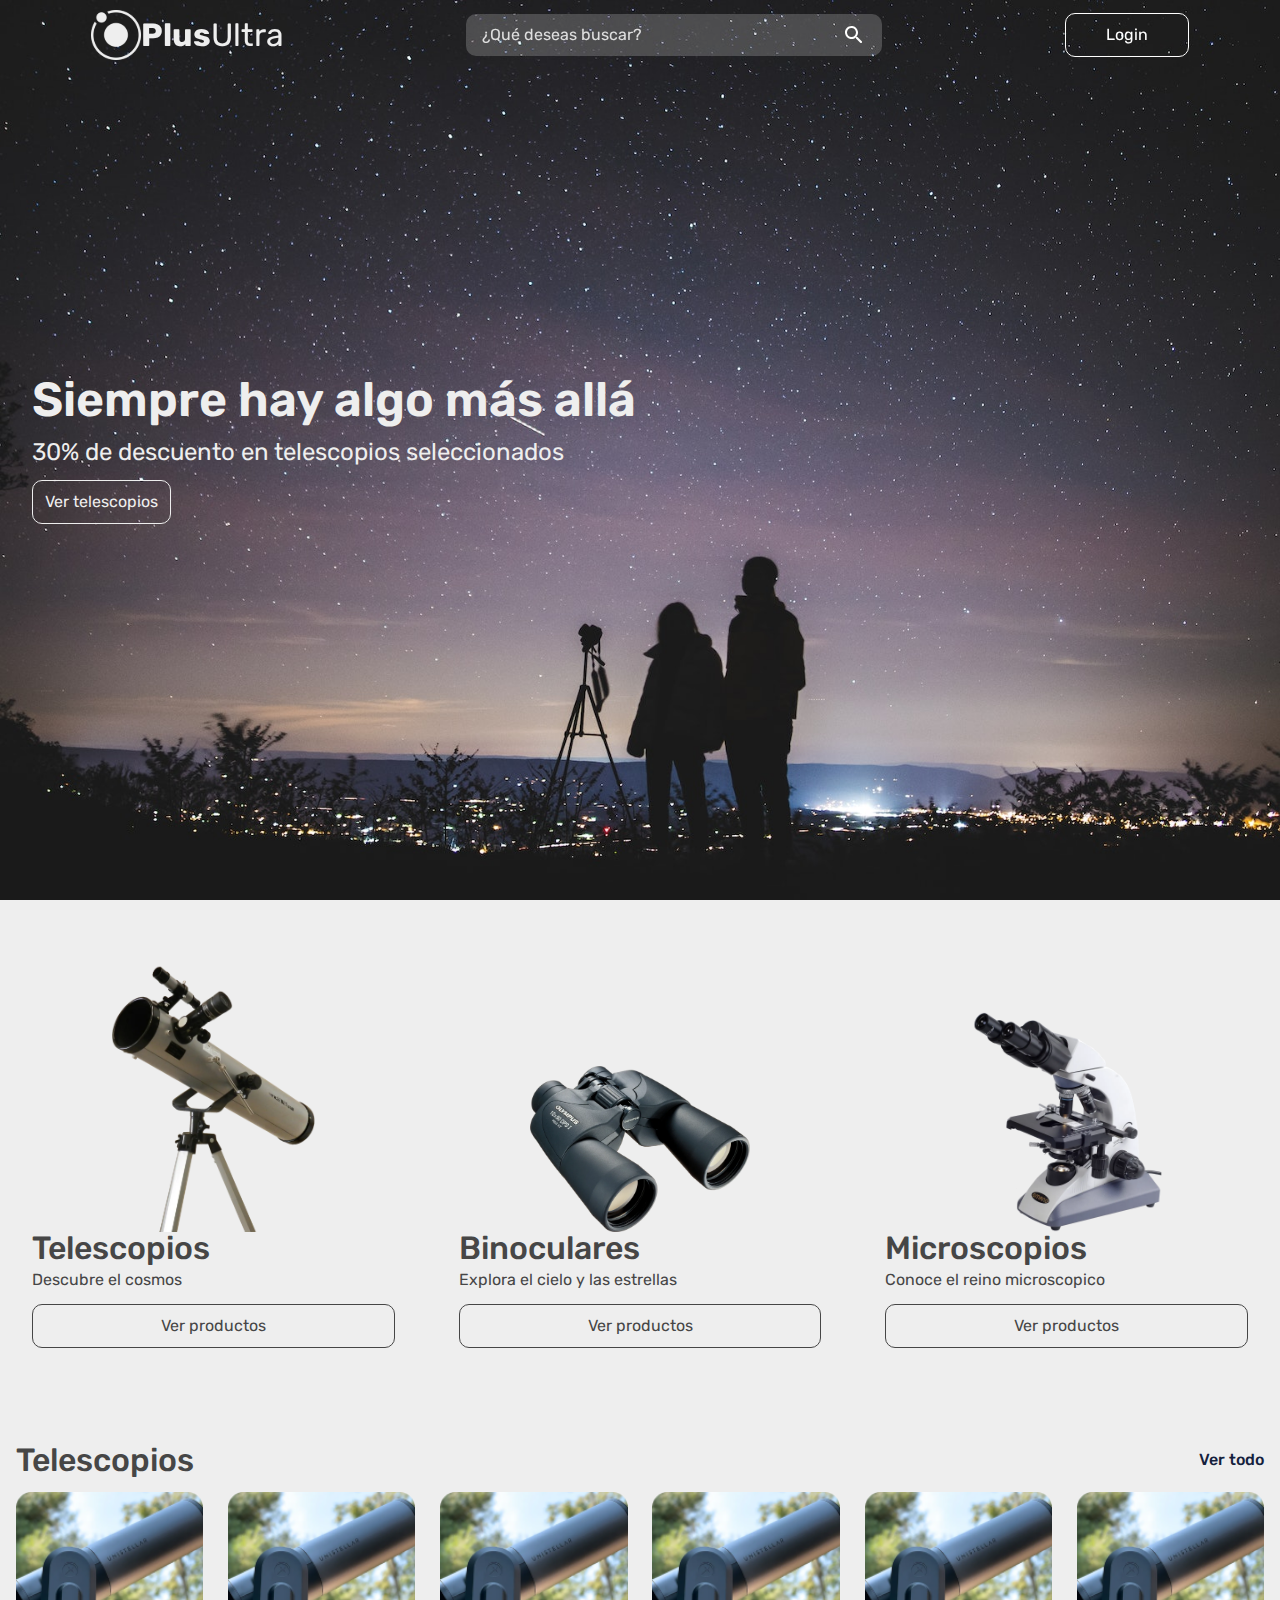
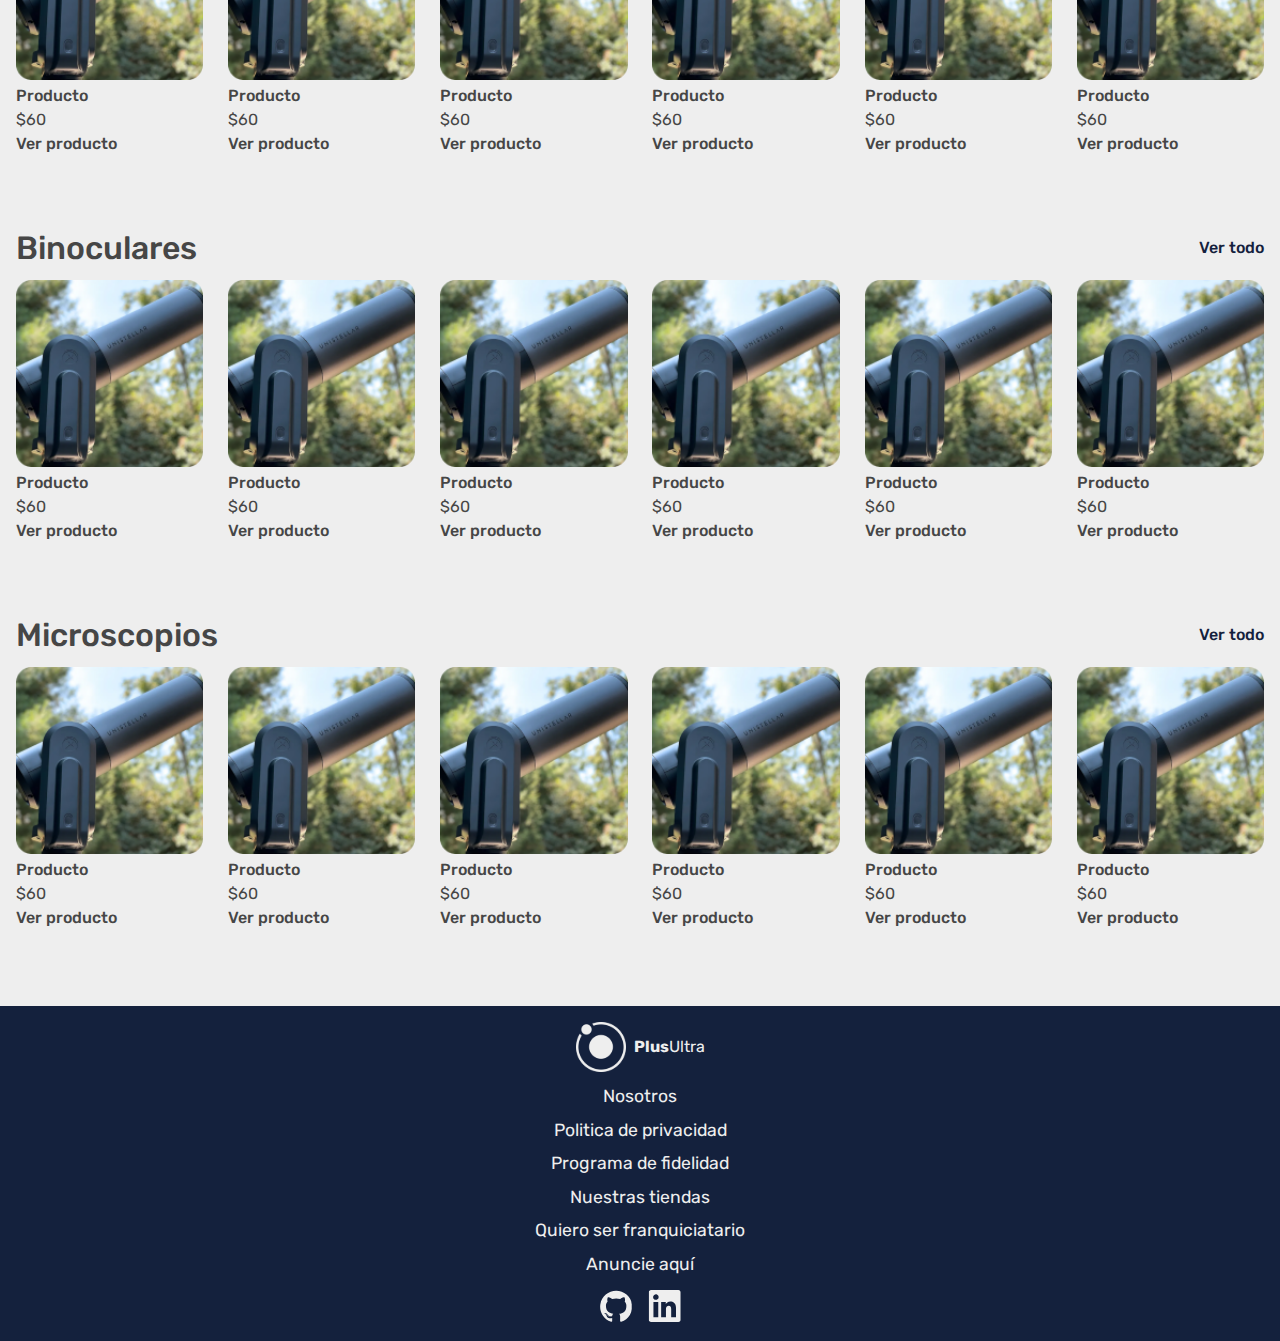
<file: index.html>
<!DOCTYPE html>
<html lang="es">
<head>
    <meta charset="UTF-8">
    <meta http-equiv="X-UA-Compatible" content="IE=edge">
    <meta name="viewport" content="width=device-width, initial-scale=1.0">
    <link rel="shortcut icon" href="assets/img/logo.svg" type="image/x-icon">
    <link rel="preconnect" href="https://fonts.googleapis.com">
    <link rel="preconnect" href="https://fonts.gstatic.com" crossorigin>
    <link href="https://fonts.googleapis.com/css2?family=Rubik:wght@400;500;700&display=swap" rel="stylesheet">
    <link rel="stylesheet" href="assets/css/reset.css">
    <link rel="stylesheet" href="assets/css/normalize.css">
    <link rel="stylesheet" href="assets/css/base.css">
    <link rel="stylesheet" href="assets/css/index.css">
    <title>PlusUltra | Home</title>
</head>
<body>
    
    <header class="header">
        <h1 class="header__logo">
            <img src="assets/img/logo.svg" alt="PlusUltra logo">
            <span><b>Plus</b>Ultra</span>
        </h1>

        <input type="text" class="header__input" placeholder="¿Qué deseas buscar?">

        <div>
            <a href="screens/login.html"><button class="btn">Login</button></a>
        </div>
        
        <div class="header__lupa">
            <img src="assets/img/lupa.svg" alt="Lupa">
        </div>

    </header>

    <main class="main">
        <div class="main__mensaje">
            <h2>Siempre hay algo más allá</h2>
            <h3>30% de descuento en telescopios seleccionados</h3>
            <button class="btn">Ver telescopios</button>
        </div>
    </main>

    <!-- //* CARRUSEL -->

    <section class="categorias carrusel">
            <div class="categorias__grupo">
                <img src="assets/img/telescopio.webp" alt="" class="categorias__img">
                <div class="categorias__descripcion">
                    <h2 class="categorias__titulo">Telescopios</h2>
                    <h3 class="categorias__descripcion">Descubre el cosmos</h3>
                    <button class="btn">Ver productos</button>
                </div>
                
            </div>
            <div class="categorias__grupo">
                <img src="assets/img/binoculares.webp" alt="" class="categorias__img">
                <div class="categorias__descripcion">
                    <h2 class="categorias__titulo">Binoculares</h2>
                    <h3 class="categorias__descripcion">Explora el cielo y las estrellas</h3>
                    <button class="btn">Ver productos</button>
                </div>
                
            </div>
            <div class="categorias__grupo">
                <img src="assets/img/microscopio.webp" alt="" class="categorias__img">
                <div class="categorias__descripcion">
                    <h2 class="categorias__titulo">Microscopios</h2>
                    <h3 class="categorias__descripcion">Conoce el reino microscopico</h3>
                    <button class="btn">Ver productos</button>
                </div>
            </div>
            
    </section>

    <!-- //* SECCION TELESCOPIOS -->
    
    <section class="articulo-box">
        <div class="seccion">
            <h2 class="seccion__titulo">Telescopios</h2>
            <a href="#" class="seccion__ref">Ver todo</a>
        </div>
        <div class="telescopio articulos-grupo">
            <div class="articulo">
                <img src="assets/img/telescopio.png" alt="telescopio" class="articulo__img">
                <div class="articulo__descripcion">
                    <h3>Producto</h3>
                    <h4>$60</h4>
                    <a href="#">Ver producto</a>
                </div>
            </div>

        <div class="articulo">
            <img src="assets/img/telescopio.png" alt="telescopio" class="articulo__img">
            <div class="articulo__descripcion">
                <h3>Producto</h3>
                <h4>$60</h4>
                <a href="#">Ver producto</a>
            </div>
        </div>

        <div class="articulo">
            <img src="assets/img/telescopio.png" alt="telescopio" class="articulo__img">
            <div class="articulo__descripcion">
                <h3>Producto</h3>
                <h4>$60</h4>
                <a href="#">Ver producto</a>
            </div>
        </div>

        <div class="articulo">
            <img src="assets/img/telescopio.png" alt="telescopio" class="articulo__img">
            <div class="articulo__descripcion">
                <h3>Producto</h3>
                <h4>$60</h4>
                <a href="#">Ver producto</a>
            </div>
        </div>

        <div class="articulo">
            <img src="assets/img/telescopio.png" alt="telescopio" class="articulo__img">
            <div class="articulo__descripcion">
                <h3>Producto</h3>
                <h4>$60</h4>
                <a href="#">Ver producto</a>
            </div>
        </div>

        <div class="articulo">
            <img src="assets/img/telescopio.png" alt="telescopio" class="articulo__img">
            <div class="articulo__descripcion">
                <h3>Producto</h3>
                <h4>$60</h4>
                <a href="#">Ver producto</a>
            </div>
        </div>
        </div>
        
    </section>

    <!-- //* SECCION BINOCULARES -->

    <section class="articulo-box">
        <div class="seccion">
            <h2 class="seccion__titulo">Binoculares</h2>
            <a href="#" class="seccion__ref">Ver todo</a>
        </div>
        <div class="binoculares articulos-grupo">
            <div class="articulo">
            <img src="assets/img/telescopio.png" alt="telescopio" class="articulo__img">
            <div class="articulo__descripcion">
                <h3>Producto</h3>
                <h4>$60</h4>
                <a href="#">Ver producto</a>
            </div>
        </div>

        <div class="articulo">
            <img src="assets/img/telescopio.png" alt="telescopio" class="articulo__img">
            <div class="articulo__descripcion">
                <h3>Producto</h3>
                <h4>$60</h4>
                <a href="#">Ver producto</a>
            </div>
        </div>

        <div class="articulo">
            <img src="assets/img/telescopio.png" alt="telescopio" class="articulo__img">
            <div class="articulo__descripcion">
                <h3>Producto</h3>
                <h4>$60</h4>
                <a href="#">Ver producto</a>
            </div>
        </div>

        <div class="articulo">
            <img src="assets/img/telescopio.png" alt="telescopio" class="articulo__img">
            <div class="articulo__descripcion">
                <h3>Producto</h3>
                <h4>$60</h4>
                <a href="#">Ver producto</a>
            </div>
        </div>

        <div class="articulo">
            <img src="assets/img/telescopio.png" alt="telescopio" class="articulo__img">
            <div class="articulo__descripcion">
                <h3>Producto</h3>
                <h4>$60</h4>
                <a href="#">Ver producto</a>
            </div>
        </div>

        <div class="articulo">
            <img src="assets/img/telescopio.png" alt="telescopio" class="articulo__img">
            <div class="articulo__descripcion">
                <h3>Producto</h3>
                <h4>$60</h4>
                <a href="#">Ver producto</a>
            </div>
        </div>
        </div>
        
    </section>

    <!-- //* SECCION MICROSCOPIOS -->

    <section class="articulo-box">
        <div class="seccion">
            <h2 class="seccion__titulo">Microscopios</h2>
            <a href="#" class="seccion__ref">Ver todo</a>
        </div>
        <div class="microscopios articulos-grupo">
            <div class="articulo">
            <img src="assets/img/telescopio.png" alt="telescopio" class="articulo__img">
            <div class="articulo__descripcion">
                <h3>Producto</h3>
                <h4>$60</h4>
                <a href="#">Ver producto</a>
            </div>
        </div>

        <div class="articulo">
            <img src="assets/img/telescopio.png" alt="telescopio" class="articulo__img">
            <div class="articulo__descripcion">
                <h3>Producto</h3>
                <h4>$60</h4>
                <a href="#">Ver producto</a>
            </div>
        </div>

        <div class="articulo">
            <img src="assets/img/telescopio.png" alt="telescopio" class="articulo__img">
            <div class="articulo__descripcion">
                <h3>Producto</h3>
                <h4>$60</h4>
                <a href="#">Ver producto</a>
            </div>
        </div>

        <div class="articulo">
            <img src="assets/img/telescopio.png" alt="telescopio" class="articulo__img">
            <div class="articulo__descripcion">
                <h3>Producto</h3>
                <h4>$60</h4>
                <a href="#">Ver producto</a>
            </div>
        </div>

        <div class="articulo">
            <img src="assets/img/telescopio.png" alt="telescopio" class="articulo__img">
            <div class="articulo__descripcion">
                <h3>Producto</h3>
                <h4>$60</h4>
                <a href="#">Ver producto</a>
            </div>
        </div>

        <div class="articulo">
            <img src="assets/img/telescopio.png" alt="telescopio" class="articulo__img">
            <div class="articulo__descripcion">
                <h3>Producto</h3>
                <h4>$60</h4>
                <a href="#">Ver producto</a>
            </div>
        </div>
        </div>
        
    </section>

        <!-- //* FOOTER-->

    <footer class="footer">
            <div class="logo">
                <img src="assets/img/logo.svg" alt="PlusUltra logo">
                <span><b>Plus</b>Ultra</span>
            </div>

            <div class="footer__div">
                <h2>Nosotros</h2>
                <h2>Politica de privacidad</h2>
                <h2>Programa de fidelidad</h2>
                <h2>Nuestras tiendas</h2>
                <h2>Quiero ser franquiciatario</h2>
                <h2>Anuncie aquí</h2>
            </div>

            <div class="redes">
                <a href="https://github.com/FranciscoCarvajal404" target="_blank"><img src="assets/img/github.svg" alt="GitHub" class="redes__img"></a>
                <a href="https://www.linkedin.com/in/francisco-carvajal-villegas/" target="_blank"><img src="assets/img/linkedin.svg" alt="LinkedIn" class="redes__img"></a>
            </div>
            
    </footer>

<script type="module" src="assets/js/app.js"></script>

</body>
</html>
</file>
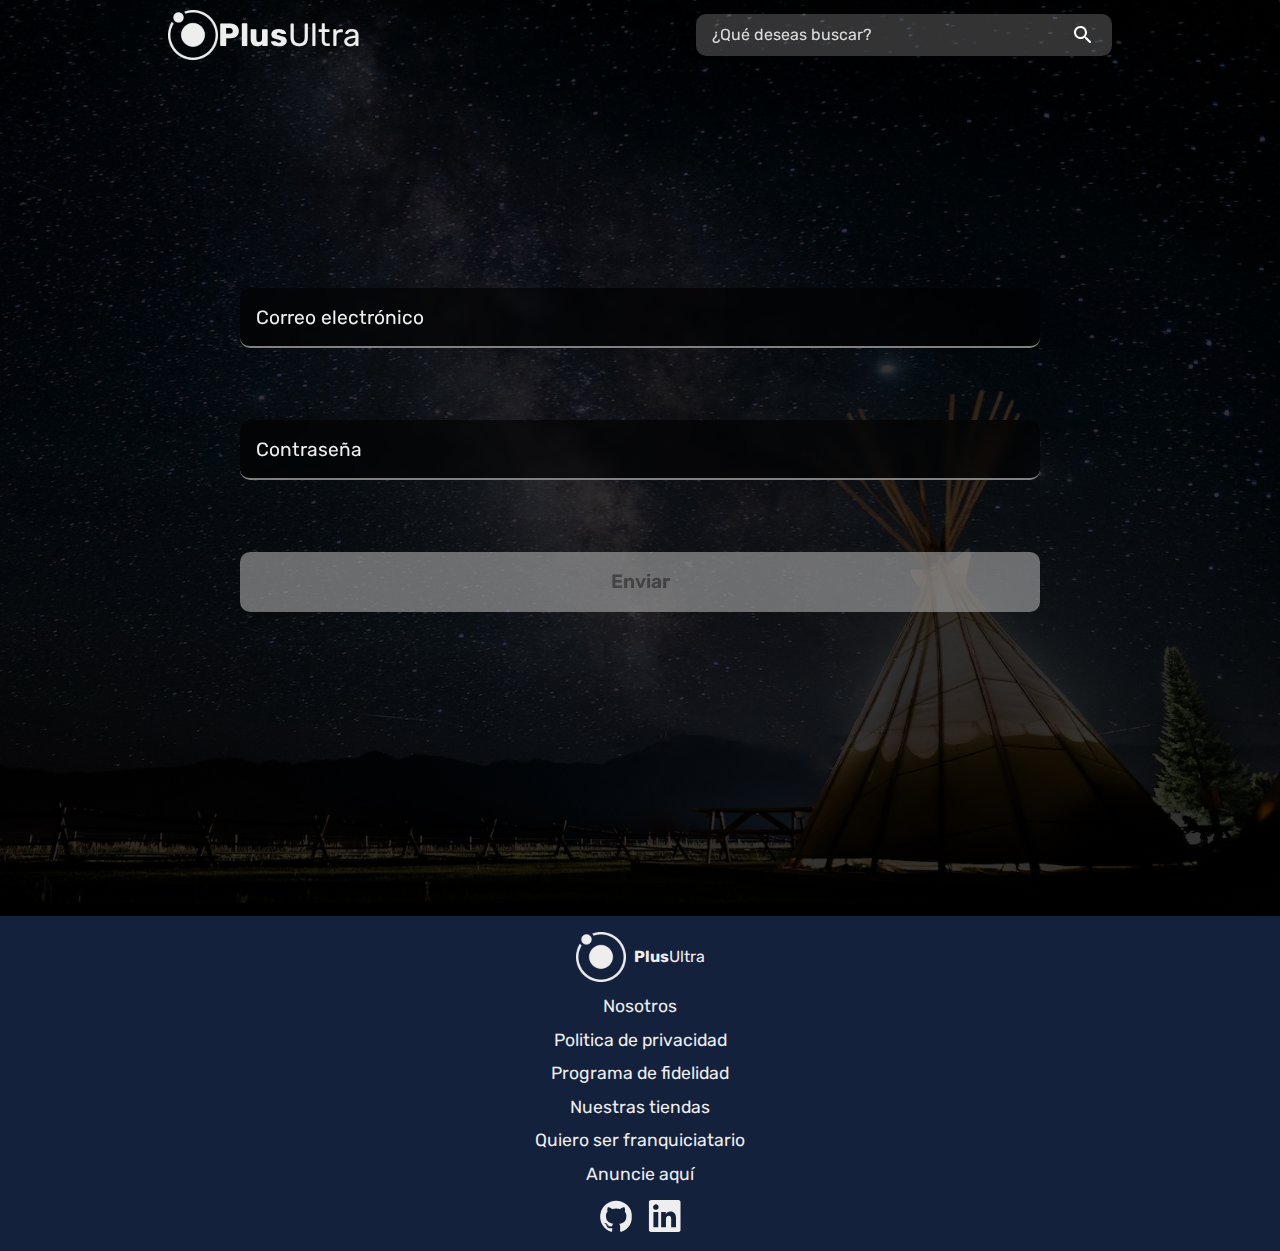
<file: screens/login.html>
<!DOCTYPE html>
<html lang="es">
<head>
    <meta charset="UTF-8">
    <meta http-equiv="X-UA-Compatible" content="IE=edge">
    <meta name="viewport" content="width=device-width, initial-scale=1.0">
    <link rel="shortcut icon" href="assets/img/logo.svg" type="image/x-icon">
    <link rel="preconnect" href="https://fonts.googleapis.com">
    <link rel="preconnect" href="https://fonts.gstatic.com" crossorigin>
    <link href="https://fonts.googleapis.com/css2?family=Rubik:wght@400;500;700&display=swap" rel="stylesheet">
    <link rel="stylesheet" href="../assets/css/reset.css">
    <link rel="stylesheet" href="../assets/css/normalize.css">
    <link rel="stylesheet" href="../assets/css/base.css">
    <link rel="stylesheet" href="../assets/css/login.css">
    <title>PlusUltra | Login</title>
</head>
<body>
    
    <header class="header">
        <h1 class="header__logo">
            <img src="../assets/img/logo.svg" alt="PlusUltra logo">
            <span><b>Plus</b>Ultra</span>
        </h1>

        <input type="text" class="header__input" placeholder="¿Qué deseas buscar?">
        
        <div class="header__lupa">
            <img src="../assets/img/lupa.svg" alt="Lupa">
        </div>

    </header>

    <main class="login">
        <h2>Iniciar sesión</h2>

        <form action="" method="post" class="login__form">
            <div class="login__form">

                <div class="form__grupo">
                    <label class="form__label" for="name">
                        <input type="email" id="email" name="email" class="form__input" autocomplete="off" required data-type="email">
                        <span class="label-span">Correo electrónico</span>
                        <span class="form__input-error"></span>
                    </label>
                </div>

                <div class="form__grupo">
                    <label class="form__label" for="password">
                        <input type="password" id="password" name="password" class="form__input" autocomplete="off" required data-type="password">
                        <span class="label-span">Contraseña</span>
                        <span class="form__input-error"></span>
                    </label>
                </div>

            <input type="submit" class="form__btn" id="validar" value="Enviar">    
            </div>

        </form>
    </main>

<!-- //* FOOTER-->

    <footer class="footer">
        <div class="logo">
            <img src="../assets/img/logo.svg" alt="PlusUltra logo">
                <span><b>Plus</b>Ultra</span>
        </div>
    
        <div class="footer__div">
            <h2>Nosotros</h2>
            <h2>Politica de privacidad</h2>
            <h2>Programa de fidelidad</h2>
            <h2>Nuestras tiendas</h2>
            <h2>Quiero ser franquiciatario</h2>
            <h2>Anuncie aquí</h2>
        </div>
    
        <div class="redes">
            <a href="https://github.com/FranciscoCarvajal404" target="_blank"><img src="../assets/img/github.svg" alt="GitHub" class="redes__img"></a>
            <a href="https://www.linkedin.com/in/francisco-carvajal-villegas/" target="_blank"><img src="../assets/img/linkedin.svg" alt="LinkedIn" class="redes__img"></a>
        </div>

    </footer>

    <script type="module" src="../assets/js/login.js"></script>

</body>
</html>
</file>
<file: assets/css/base.css>
body{
    background: #eeeeee;
    scroll-padding-top: 70px;
    font-family: Rubik, sans-serif;
}
</file>
<file: assets/css/index.css>
body {
  font-family: "Rubik", sans-serif;
}

b {
  font-weight: 700;
}

.header {
  width: 100%;
  height: 70px;
  box-sizing: border-box;
  background: none;
  display: flex;
  align-items: center;
  justify-content: space-around;
  position: fixed;
  top: 0;
  color: #eeeeee;
  transition: all ease 0.4s;
}
.header .header__input {
  display: none;
  background: none;
  background-color: rgba(255, 255, 255, 0.2);
  background-image: url(../img/lupa.svg);
  background-repeat: no-repeat;
  background-position: 95%;
  width: 30%;
  padding: 0.75rem 16px;
  border-radius: 10px;
  color: #eeeeee;
}
.header .header__input::placeholder {
  color: rgba(238, 238, 238, 0.9);
}
.header .header__logo {
  display: flex;
  align-items: center;
  justify-content: center;
}
.header .header__logo img {
  filter: sepia(5%) saturate(498%) hue-rotate(326deg) brightness(118%) contrast(87%);
}
.header .header__logo span {
  display: none;
}
.header .btn {
  border-radius: 10px;
  background: none;
  color: white;
  border: 1px white solid;
  padding: 0.75rem 2.5rem;
  cursor: pointer;
}
.header .btn:hover {
  color: #fca311;
  border: 1px #fca311 solid;
  transition: all ease 0.1s;
}

.header--active {
  background-color: rgba(0, 0, 0, 0.4);
  backdrop-filter: blur(5px);
  transition: all ease 0.4s;
}

@media screen and (min-width: 768px) {
  .header .header__logo span {
    display: block;
  }
  .header .header__input {
    display: block;
  }
  .header .header__lupa {
    display: none;
  }
}
.main {
  background-image: url(../img/main-bg.jpg);
  background-repeat: no-repeat;
  background-position: center;
  background-size: cover;
  box-sizing: border-box;
  width: 100%;
  height: 100vh;
  color: #eeeeee;
  margin-bottom: 64px;
}
.main .main__mensaje {
  width: 100%;
  height: 100%;
  box-sizing: border-box;
  display: flex;
  flex-direction: column;
  justify-content: center;
  align-items: flex-start;
  text-align: left;
  padding: 0 32px;
}
.main .main__mensaje h2 {
  font-weight: 600;
  font-size: 3rem;
  margin-bottom: 16px;
}
.main .main__mensaje h3 {
  font-size: 1.5rem;
  margin-bottom: 16px;
}
.main .main__mensaje .btn {
  border-radius: 10px;
  background: none;
  color: #eeeeee;
  border: 1px #eeeeee solid;
  padding: 0.75rem 0.75rem;
  cursor: pointer;
}
.main .main__mensaje .btn:hover {
  color: #fca311;
  border: 1px #fca311 solid;
  transition: all ease 0.1s;
}

.carrusel {
  display: flex;
  flex-wrap: nowrap;
  align-items: last baseline;
  overflow: scroll;
  overflow-y: hidden;
  box-sizing: border-box;
  margin-bottom: 64px;
}
.carrusel .categorias__grupo {
  display: flex;
  flex-direction: column;
  align-items: center;
  width: 80%;
  box-sizing: border-box;
  padding: 0 32px;
  margin-bottom: 32px;
}
.carrusel .categorias__grupo .categorias__img {
  width: 70%;
  max-width: 220px;
  height: auto;
}
.carrusel .categorias__grupo .categorias__descripcion {
  width: 100%;
  display: flex;
  flex-direction: column;
}
.carrusel .categorias__grupo .categorias__descripcion .categorias__titulo {
  font-weight: 500;
  font-size: 2rem;
  margin-bottom: 8px;
  color: #464646;
}
.carrusel .categorias__grupo .categorias__descripcion .categorias__descripcion {
  font-size: 1rem;
  margin-bottom: 16px;
  color: #464646;
}
.carrusel .categorias__grupo .categorias__descripcion .btn {
  border-radius: 10px;
  background: none;
  color: #464646;
  border: 1px #464646 solid;
  padding: 0.75rem 0.2rem;
  cursor: pointer;
}
.carrusel .categorias__grupo .categorias__descripcion .btn:hover {
  color: #fca311;
  border: 1px #fca311 solid;
  transition: all ease 0.1s;
}

@media screen and (min-width: 768px) {
  .carrusel {
    overflow: hidden;
  }
}
.seccion {
  display: flex;
  align-items: center;
  justify-content: space-between;
  width: 100%;
  box-sizing: border-box;
  margin-bottom: 16px;
}
.seccion .seccion__titulo {
  font-size: 2rem;
  font-weight: 500;
  color: #464646;
}
.seccion .seccion__ref {
  color: #14213d;
  font-weight: 500;
}
.seccion .seccion__ref:hover {
  color: #fca311;
  transition: all ease 0.1s;
}

.articulo-box {
  padding: 0 16px;
}

.articulos-grupo {
  display: flex;
  justify-content: space-between;
  align-items: center;
  flex-wrap: wrap;
  width: 100%;
  box-sizing: border-box;
  margin-bottom: 64px;
}
.articulos-grupo :nth-child(n+5) {
  display: none;
}

.articulo {
  display: flex;
  flex-direction: column;
  align-items: flex-start;
  justify-content: center;
  width: 47%;
  margin-bottom: 16px;
}
.articulo .articulo__img {
  width: 100%;
  margin-bottom: 8px;
}
.articulo .articulo__descripcion {
  display: flex;
  flex-direction: column;
  justify-content: center;
  align-items: flex-start;
}
.articulo .articulo__descripcion h3 {
  color: #464646;
  font-size: 1rem;
  font-weight: 500;
  margin-bottom: 8px;
}
.articulo .articulo__descripcion h4 {
  color: #464646;
  font-size: 1rem;
  margin-bottom: 8px;
}
.articulo .articulo__descripcion a {
  color: #464646;
  font-weight: 500;
}
.articulo .articulo__descripcion a:hover {
  color: #fca311;
  transition: all ease 0.1s;
}

@media screen and (min-width: 768px) {
  .articulo {
    width: 23%;
  }
}
@media screen and (min-width: 1024px) {
  .articulo {
    width: 15%;
  }
  .articulos-grupo :nth-child(n+5) {
    display: flex;
  }
  .articulos-grupo :nth-child(n+7) {
    display: none;
  }
}
.footer {
  background: #14213d;
  display: flex;
  flex-direction: column;
  align-items: center;
  justify-content: center;
  padding: 16px;
  color: #eeeeee;
}
.footer .logo {
  display: flex;
  align-items: center;
  justify-content: center;
  gap: 8px;
  margin-bottom: 16px;
}
.footer .logo img {
  filter: sepia(5%) saturate(498%) hue-rotate(326deg) brightness(118%) contrast(87%);
}
.footer .footer__div {
  display: flex;
  flex-direction: column;
  align-items: center;
  justify-content: center;
}
.footer .footer__div h2 {
  margin-bottom: 16px;
  font-size: 1.1rem;
  font-weight: 400;
}
.footer .redes {
  display: flex;
  gap: 16px;
}
.footer .redes .redes__img {
  filter: invert(100%) sepia(5%) saturate(498%) hue-rotate(326deg) brightness(118%) contrast(87%);
}
.footer .redes .redes__img:hover {
  filter: invert(59%) sepia(87%) saturate(491%) hue-rotate(352deg) brightness(102%) contrast(98%);
  transition: all ease 0.1s;
}

/*# sourceMappingURL=index.css.map */
</file>
<file: assets/css/login.css>
body {
  font-family: "Rubik", sans-serif;
}

b {
  font-weight: 700;
}

.header {
  width: 100%;
  height: 70px;
  box-sizing: border-box;
  background: none;
  display: flex;
  align-items: center;
  justify-content: space-around;
  position: fixed;
  top: 0;
  color: #eeeeee;
  transition: all ease 0.4s;
  z-index: 1;
}
.header .header__input {
  display: none;
  background: none;
  background-color: rgba(255, 255, 255, 0.2);
  background-image: url(../img/lupa.svg);
  background-repeat: no-repeat;
  background-position: 95%;
  width: 30%;
  padding: 0.75rem 16px;
  border-radius: 10px;
  color: #eeeeee;
}
.header .header__input::placeholder {
  color: rgba(238, 238, 238, 0.9);
}
.header .header__logo {
  display: flex;
  align-items: center;
  justify-content: center;
}
.header .header__logo img {
  filter: sepia(5%) saturate(498%) hue-rotate(326deg) brightness(118%) contrast(87%);
}
.header .header__logo span {
  display: none;
}
.header .btn {
  border-radius: 10px;
  background: none;
  color: white;
  border: 1px white solid;
  padding: 0.75rem 2.5rem;
  cursor: pointer;
}
.header .btn:hover {
  color: #fca311;
  border: 1px #fca311 solid;
  transition: all ease 0.1s;
}

.header--active {
  background-color: rgba(0, 0, 0, 0.4);
  backdrop-filter: blur(5px);
  transition: all ease 0.4s;
}

@media screen and (min-width: 768px) {
  .header .header__logo span {
    display: block;
  }
  .header .header__input {
    display: block;
  }
  .header .header__lupa {
    display: none;
  }
}
.footer {
  background: #14213d;
  display: flex;
  flex-direction: column;
  align-items: center;
  justify-content: center;
  padding: 16px;
  color: #eeeeee;
}
.footer .logo {
  display: flex;
  align-items: center;
  justify-content: center;
  gap: 8px;
  margin-bottom: 16px;
}
.footer .logo img {
  filter: sepia(5%) saturate(498%) hue-rotate(326deg) brightness(118%) contrast(87%);
}
.footer .footer__div {
  display: flex;
  flex-direction: column;
  align-items: center;
  justify-content: center;
}
.footer .footer__div h2 {
  margin-bottom: 16px;
  font-size: 1.1rem;
  font-weight: 400;
}
.footer .redes {
  display: flex;
  gap: 16px;
}
.footer .redes .redes__img {
  filter: invert(100%) sepia(5%) saturate(498%) hue-rotate(326deg) brightness(118%) contrast(87%);
}
.footer .redes .redes__img:hover {
  filter: invert(59%) sepia(87%) saturate(491%) hue-rotate(352deg) brightness(102%) contrast(98%);
  transition: all ease 0.1s;
}

.form__grupo {
  width: 100%;
  display: flex;
  align-items: center;
  justify-content: center;
}

.form__label {
  max-width: 800px;
  position: relative;
  font-size: 1.2rem;
  width: 100%;
  color: #eeeeee;
}

.form__input {
  box-sizing: border-box;
  width: 100%;
  min-height: 60px;
  background-color: rgba(0, 0, 0, 0.6);
  backdrop-filter: blur(5px);
  border: 0;
  border-bottom: solid 2px grey;
  border-radius: 10px;
  margin-bottom: 4.5rem;
  padding: 16px;
  padding-bottom: 0;
  color: #eeeeee;
  line-height: normal;
}

.form__input--mensaje {
  padding-top: 24px;
  padding-bottom: 12px;
  display: block;
  overflow: hidden;
  resize: none;
}

.form__input:focus {
  border-color: #fca311;
  transition: all 0.2s;
}

.form__input--invalid {
  border: 2px solid #f73131;
}

.form__input-error {
  color: #f73131;
  position: absolute;
  top: 65px;
  left: 0px;
}

.form__input-error--message {
  position: relative;
  top: -45px;
}

.label-span {
  position: absolute;
  top: 20px;
  left: 16px;
  transition: all 0.2s;
  pointer-events: none;
  border-radius: 10px;
  color: var(--color-parrafo);
}

.form__input:focus + .label-span {
  top: 10px;
  left: 16px;
  font-size: 0.8rem;
  font-weight: 600;
  color: #fca311;
}

.form__input.full + .label-span {
  top: 10px;
  left: 16px;
  font-size: 0.8rem;
  font-weight: 600;
}

.form__btn {
  cursor: pointer;
  width: 100%;
  max-width: 800px;
  min-height: 60px;
  padding: 8px 16px;
  margin-bottom: 32px;
  color: white;
  font-size: 1.2rem;
  font-weight: 600;
  background: #14213d;
  border: 2px solid #14213d;
  border-radius: 10px;
  transition: all 150ms;
}

.form__btn:hover {
  background: #fca311;
  border-color: #fca311;
  transition: all 150ms;
}

.form__btn:disabled {
  background: #acacac;
  border: 2px solid #acacac;
  color: #5f5f5f;
  opacity: 0.6;
  transition: all 150ms;
}

.login {
  display: flex;
  flex-direction: column;
  justify-content: center;
  align-items: center;
  width: 100%;
  height: 100%;
  box-sizing: border-box;
  padding: 0 64px;
  background-image: linear-gradient(rgba(0, 0, 0, 0.8), rgba(0, 0, 0, 0.8)), url(../img/login-bg.jpg);
  background-repeat: no-repeat;
  background-position: right;
  background-size: cover;
}

.login__form {
  display: flex;
  flex-direction: column;
  justify-content: center;
  align-items: center;
  width: 100%;
  height: 100vh;
}
.login__form h2 {
  color: #eeeeee;
}

/*# sourceMappingURL=login.css.map */
</file>
